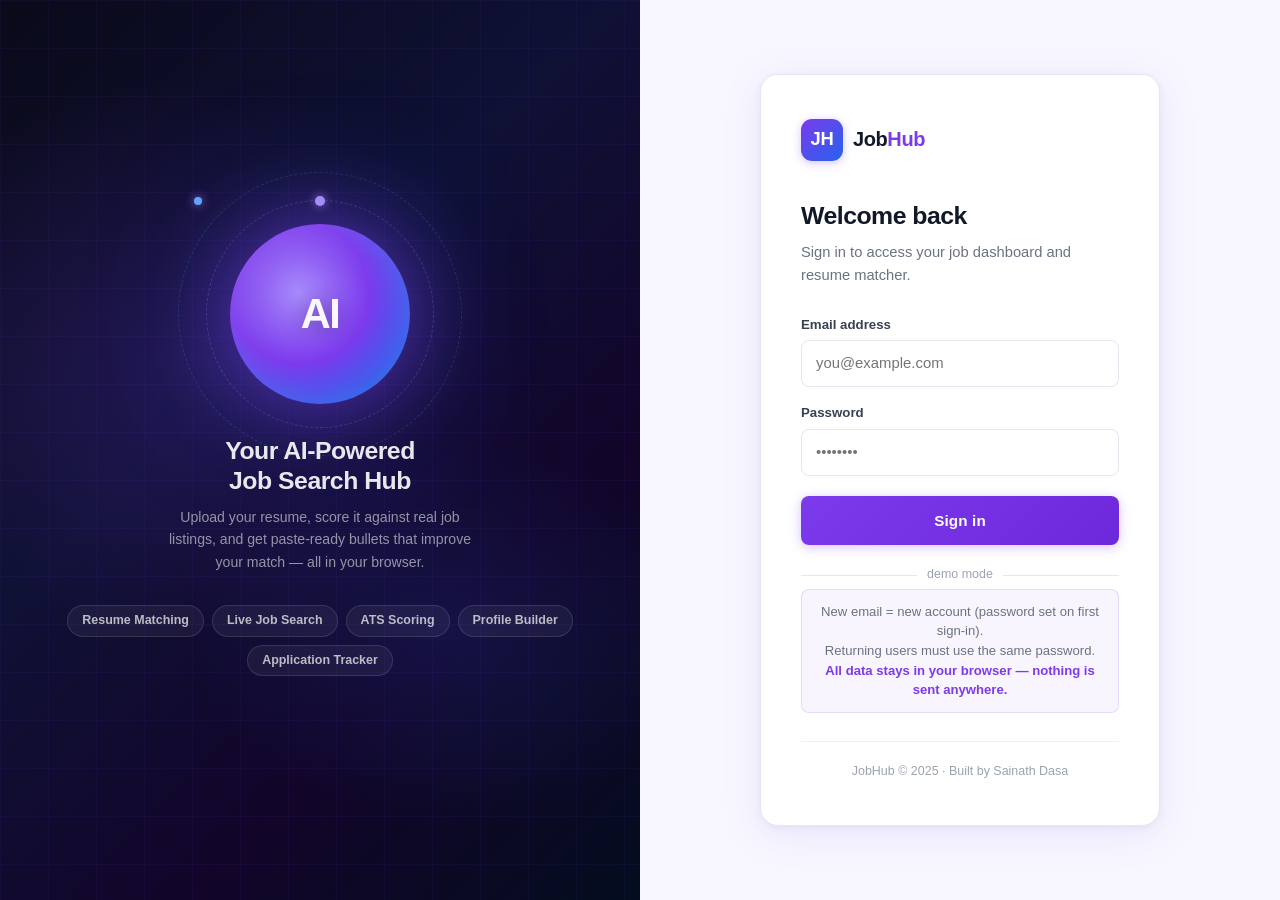
<file: index.html>
<!DOCTYPE html>
<html lang="en">
<head>
  <meta charset="UTF-8" />
  <meta name="viewport" content="width=device-width, initial-scale=1.0" />
  <title>Sainath Dasa — Software Engineer</title>
  <meta name="description" content="Portfolio, resume, and project showcase." />
  <link rel="stylesheet" href="css/styles.css" />
  <style>
    /* ---- Immersive hero ---- */
    .about-hero {
      position: relative; overflow: hidden;
      min-height: 380px;
      display: flex; align-items: center;
      background: linear-gradient(135deg, #060810 0%, #0d1829 35%, #091f14 65%, #10081e 100%);
      background-size: 500% 500%;
      animation: heroShift 18s ease infinite;
    }
    @keyframes heroShift {
      0%   { background-position: 0% 50%; }
      50%  { background-position: 100% 50%; }
      100% { background-position: 0% 50%; }
    }
    /* Floating orbs */
    .about-hero::before {
      content: '';
      position: absolute; inset: 0; pointer-events: none;
      background:
        radial-gradient(ellipse 480px 320px at 15% 60%, rgba(110,168,254,0.10) 0%, transparent 70%),
        radial-gradient(ellipse 360px 240px at 80% 25%, rgba(123,227,181,0.08) 0%, transparent 65%),
        radial-gradient(ellipse 260px 180px at 55% 85%, rgba(167,139,250,0.06) 0%, transparent 60%);
    }
    /* Floating particles (CSS only) */
    .particle-field {
      position: absolute; inset: 0; overflow: hidden; pointer-events: none;
    }
    .particle-field span {
      position: absolute; border-radius: 50%;
      background: rgba(110,168,254,0.18);
      animation: floatUp linear infinite;
    }
    @keyframes floatUp {
      0%   { transform: translateY(0) scale(1); opacity: 0; }
      20%  { opacity: 1; }
      80%  { opacity: 0.4; }
      100% { transform: translateY(-260px) scale(0.3); opacity: 0; }
    }

    .hero-content {
      position: relative; z-index: 2;
      max-width: 820px; margin: 0 auto; padding: 60px 24px 52px;
      display: flex; gap: 36px; align-items: center;
    }

    /* Glass profile card */
    .hero-card {
      background: rgba(255,255,255,0.05);
      border: 1px solid rgba(255,255,255,0.1);
      border-radius: 18px;
      padding: 32px 36px;
      -webkit-backdrop-filter: blur(16px);
      backdrop-filter: blur(16px);
      flex: 1;
      box-shadow: 0 8px 40px rgba(0,0,0,0.35), inset 0 1px 0 rgba(255,255,255,0.08);
    }

    .hero-badge {
      display: inline-flex; align-items: center; gap: 7px;
      padding: 5px 14px; border-radius: 999px;
      font-size: 0.75rem; font-weight: 700; letter-spacing: 0.05em;
      background: rgba(123,227,181,0.12);
      border: 1px solid rgba(123,227,181,0.35);
      color: #7be3b5; margin-bottom: 16px;
    }
    .hero-badge .pulse {
      width: 7px; height: 7px; border-radius: 50%;
      background: #7be3b5; animation: blink 2s infinite;
    }
    @keyframes blink { 0%,100%{opacity:1} 50%{opacity:0.2} }

    .hero-role {
      font-size: 0.88rem; color: rgba(255,255,255,0.45);
      text-transform: uppercase; letter-spacing: 0.12em; font-weight: 600;
      margin: 0 0 8px;
    }
    .hero-name {
      font-size: 2.8rem; font-weight: 800; letter-spacing: -0.03em;
      color: #fff; margin: 0 0 10px; line-height: 1.05;
    }
    .hero-tagline {
      font-size: 1rem; color: rgba(255,255,255,0.6);
      margin: 0 0 6px; line-height: 1.6; max-width: 480px;
    }
    .hero-location {
      font-size: 0.85rem; color: rgba(255,255,255,0.38);
      margin: 0 0 24px;
    }
    .hero-actions { display: flex; flex-wrap: wrap; gap: 8px; }
    .hero-link {
      display: inline-flex; align-items: center; gap: 6px;
      padding: 9px 18px; border-radius: var(--radius-sm);
      border: 1px solid rgba(255,255,255,0.15);
      font-size: 0.88rem; font-weight: 600; color: rgba(255,255,255,0.85);
      background: rgba(255,255,255,0.06);
      text-decoration: none;
      transition: background 0.15s, border-color 0.15s;
    }
    .hero-link:hover { background: rgba(255,255,255,0.12); border-color: rgba(255,255,255,0.3); text-decoration: none; color: #fff; }
    .hero-link.primary { background: var(--accent); border-color: var(--accent); color: #fff; }
    .hero-link.primary:hover { filter: brightness(1.12); }

    /* Avatar initials ring */
    .hero-avatar-wrap { flex-shrink: 0; }
    .hero-avatar {
      width: 110px; height: 110px; border-radius: 50%;
      background: linear-gradient(135deg, rgba(110,168,254,0.25), rgba(123,227,181,0.25));
      border: 2px solid rgba(255,255,255,0.15);
      display: flex; align-items: center; justify-content: center;
      font-size: 2.4rem; font-weight: 800; color: rgba(255,255,255,0.9);
      letter-spacing: -0.02em;
      box-shadow: 0 0 40px rgba(110,168,254,0.18);
    }

    /* Dark page background */
    body { background: #080c16; }

    /* Sections */
    .about-body { max-width: 820px; margin: 0 auto; padding: 0 24px 60px; }
    .about-section { padding: 36px 0; border-top: 1px solid var(--border); }
    .about-section:first-child { border-top: none; padding-top: 40px; }
    .about-section-head {
      display: flex; align-items: center; gap: 10px; margin-bottom: 20px;
    }
    .about-section-head h2 { margin: 0; font-size: 1.25rem; letter-spacing: -0.01em; }
    .section-bar { width: 4px; height: 22px; border-radius: 2px; flex-shrink: 0; }
    .bar-blue { background: var(--accent); }
    .bar-green { background: var(--accent-2); }
    .bar-purple { background: #a78bfa; }
    .bar-orange { background: var(--warn); }

    /* Skills grid */
    .skills-grid { display: flex; flex-direction: column; gap: 12px; }
    .skill-row {
      display: flex; align-items: flex-start; gap: 16px;
      background: var(--surface); border: 1px solid var(--border);
      border-radius: var(--radius-sm); padding: 12px 16px;
    }
    .skill-row-label {
      font-size: 0.75rem; color: var(--muted); font-weight: 700;
      text-transform: uppercase; letter-spacing: 0.06em;
      min-width: 80px; padding-top: 2px;
    }
    .skill-chips { display: flex; flex-wrap: wrap; gap: 6px; }

    /* Experience timeline */
    .exp-item {
      position: relative; padding-left: 20px; margin-bottom: 28px;
    }
    .exp-item::before {
      content: '';
      position: absolute; left: 0; top: 6px;
      width: 8px; height: 8px; border-radius: 50%;
      background: var(--accent); border: 2px solid var(--border);
    }
    .exp-item::after {
      content: '';
      position: absolute; left: 3px; top: 18px; bottom: -22px;
      width: 2px; background: var(--border);
    }
    .exp-item:last-child::after { display: none; }
    .exp-role { font-weight: 700; font-size: 1rem; margin: 0 0 2px; }
    .exp-meta { font-size: 0.85rem; color: var(--muted); margin: 0 0 10px; }
    .exp-bullets { padding-left: 16px; margin: 0; }
    .exp-bullets li { margin-bottom: 5px; font-size: 0.92rem; color: var(--text); }

    /* Project cards */
    .project-grid { display: grid; grid-template-columns: repeat(auto-fit, minmax(280px, 1fr)); gap: 14px; }
    .project-card {
      background: var(--surface); border: 1px solid var(--border);
      border-radius: var(--radius); padding: 20px;
      transition: border-color 0.15s, transform 0.1s;
    }
    .project-card:hover { border-color: var(--accent); transform: translateY(-2px); }
    .edu-card { margin-bottom: 10px; }
    .about-summary { line-height: 1.7; font-size: 1rem; max-width: 640px; }
    .project-name { font-weight: 700; font-size: 1rem; margin: 0 0 6px; }
    .project-name a { color: var(--text); }
    .project-name a:hover { color: var(--accent); }
    .project-desc { font-size: 0.9rem; color: var(--muted); margin: 0 0 12px; }

    @media (max-width: 680px) {
      .hero-content { flex-direction: column; gap: 24px; padding: 40px 16px 36px; }
      .hero-avatar { width: 80px; height: 80px; font-size: 1.8rem; }
      .hero-name { font-size: 2rem; }
      .about-body { padding: 0 16px 48px; }
    }

    /* ---- Dark-page overrides: all body text must be light ---- */
    /* The page body is #080c16 but CSS vars default to light-mode colors. */
    .about-body { color: #d4d8e2; }
    .about-section-head h2 { color: #e8eaf0; }
    .about-section { border-top-color: rgba(255,255,255,0.08); }
    .about-summary { color: rgba(255,255,255,0.75); }

    /* Skills rows on dark background */
    .skill-row { background: rgba(255,255,255,0.04) !important; border-color: rgba(255,255,255,0.10) !important; }
    .skill-row-label { color: rgba(255,255,255,0.45) !important; }
    .chip { background: rgba(124,58,237,0.18) !important; border-color: rgba(124,58,237,0.35) !important; color: #c4b5fd !important; }

    /* Experience timeline */
    .exp-role { color: #e8eaf0 !important; }
    .exp-meta { color: rgba(255,255,255,0.48) !important; }
    .exp-bullets li { color: rgba(255,255,255,0.75) !important; }
    .exp-item::before { background: #7c3aed !important; border-color: rgba(255,255,255,0.15) !important; }
    .exp-item::after { background: rgba(255,255,255,0.12) !important; }

    /* Project cards */
    .project-card { background: rgba(255,255,255,0.04) !important; border-color: rgba(255,255,255,0.10) !important; }
    .project-card:hover { border-color: rgba(124,58,237,0.6) !important; }
    .project-name, .project-name a { color: #e8eaf0 !important; }
    .project-name a:hover { color: #a78bfa !important; }
    .project-desc { color: rgba(255,255,255,0.55) !important; }

    /* Education cards */
    .card { background: rgba(255,255,255,0.04) !important; border: 1px solid rgba(255,255,255,0.10) !important; }
    .card-title { color: #e8eaf0 !important; }
    .card-sub { color: rgba(255,255,255,0.5) !important; }

    /* General muted text */
    .about-body .muted { color: rgba(255,255,255,0.45) !important; }
  </style>
</head>
<body>
  <script>
    (function() { if (!localStorage.getItem('jh_auth')) window.location.replace('login.html'); })();
  </script>
  <nav class="nav">
    <div class="nav-inner">
      <a href="index.html" class="nav-brand"><span class="dot"></span><span id="brand-name">Portfolio</span></a>
      <div class="nav-links">
        <a href="index.html" class="active">About</a>
        <a href="jobs.html">Jobs</a>
        <a href="matcher.html">Matcher</a>
        <a href="profile.html">Profile</a>
      </div>
      <div class="nav-right">
        <div class="nav-user">
          <div class="nav-user-avatar" id="nav-avatar">SD</div>
          <span id="nav-email"></span>
        </div>
        <button type="button" class="nav-logout" id="nav-logout">Sign out</button>
      </div>
    </div>
  </nav>

  <!-- Immersive hero -->
  <div class="about-hero" id="about-hero">
    <div class="particle-field" id="particle-field"></div>
    <div class="hero-content">
      <div class="hero-avatar-wrap">
        <div class="hero-avatar" id="hero-avatar">SD</div>
      </div>
      <div class="hero-card">
        <div class="hero-badge"><span class="pulse"></span>Open to Opportunities</div>
        <p class="hero-role" id="hero-role">Software Engineer</p>
        <h1 class="hero-name" id="hero-name"></h1>
        <p class="hero-tagline" id="hero-tagline"></p>
        <p class="hero-location" id="hero-location"></p>
        <div class="hero-actions" id="hero-actions"></div>
      </div>
    </div>
  </div>

  <!-- Body sections -->
  <div class="about-body">

    <div class="about-section" id="summary-section">
      <div class="about-section-head">
        <div class="section-bar bar-blue"></div>
        <h2>Summary</h2>
      </div>
      <p id="summary-body" class="muted about-summary"></p>
    </div>

    <div class="about-section" id="skills-section">
      <div class="about-section-head">
        <div class="section-bar bar-green"></div>
        <h2>Skills</h2>
      </div>
      <div class="skills-grid" id="skills-body"></div>
    </div>

    <div class="about-section" id="experience-section">
      <div class="about-section-head">
        <div class="section-bar bar-orange"></div>
        <h2>Experience</h2>
      </div>
      <div id="experience-body"></div>
    </div>

    <div class="about-section" id="projects-section">
      <div class="about-section-head">
        <div class="section-bar bar-purple"></div>
        <h2>Projects</h2>
      </div>
      <div class="project-grid" id="projects-body"></div>
    </div>

    <div class="about-section" id="education-section">
      <div class="about-section-head">
        <div class="section-bar bar-blue"></div>
        <h2>Education</h2>
      </div>
      <div id="education-body"></div>
    </div>

    <div class="about-section" id="certifications-section">
      <div class="about-section-head">
        <div class="section-bar bar-green"></div>
        <h2>Certifications</h2>
      </div>
      <div id="certifications-body"></div>
    </div>

  </div>

  <footer class="footer">
    Built with static HTML + JSON · <a href="jobs.html">See today's jobs →</a>
  </footer>

  <script type="module">
    import { loadResume, escapeHtml, markActiveNav } from './js/common.js';

    // Hash-based gradient for project cards — deterministic, no API needed
    function projectGradient(title) {
      const palettes = [
        ['#0d1f3c','#1a3a5c'],   // deep blue
        ['#1a0d2e','#2d1b4e'],   // deep purple
        ['#0d2e1a','#1a4e2d'],   // deep green
        ['#2e1a0d','#4e2d1a'],   // deep amber
        ['#2e0d1a','#4e1a2d'],   // deep rose
        ['#0d2e2e','#1a4e4e'],   // deep teal
        ['#1a1a0d','#2d2d1a'],   // deep olive
        ['#2e0d2e','#4e1a4e'],   // deep magenta
      ];
      let h = 0;
      for (let i = 0; i < title.length; i++) h = (h * 31 + title.charCodeAt(i)) >>> 0;
      const [a, b] = palettes[h % palettes.length];
      return `linear-gradient(135deg, ${a} 0%, ${b} 100%)`;
    }

    // Auth UI
    const auth = JSON.parse(localStorage.getItem('jh_auth') || '{}');
    document.getElementById('nav-avatar').textContent = auth.initials || 'SD';
    document.getElementById('nav-email').textContent = auth.email || '';
    document.getElementById('nav-logout').addEventListener('click', () => {
      localStorage.removeItem('jh_auth');
      window.location.replace('login.html');
    });

    markActiveNav();

    // Spawn floating particles
    function spawnParticles() {
      const field = document.getElementById('particle-field');
      const sizes = [4, 6, 8, 5, 7, 3, 10];
      const delays = [0, 2, 4, 6, 8, 10, 12, 14, 1, 3, 5, 7];
      const durations = [8, 12, 16, 10, 14, 9, 11];
      for (let i = 0; i < 14; i++) {
        const s = document.createElement('span');
        const sz = sizes[i % sizes.length];
        s.style.cssText = `
          width:${sz}px; height:${sz}px;
          left:${5 + Math.random() * 90}%;
          bottom:${-sz}px;
          animation-duration:${durations[i % durations.length]}s;
          animation-delay:${delays[i % delays.length]}s;
          opacity:0;
        `;
        field.appendChild(s);
      }
    }
    spawnParticles();

    (async () => {
      try {
        const r = await loadResume();
        document.title = `${r.name} — ${r.title}`;
        document.getElementById('brand-name').textContent = r.name;

        const initials = (r.name || 'SD').split(' ').map(w => w[0]).join('').slice(0, 2).toUpperCase();
        document.getElementById('hero-avatar').textContent = initials;
        document.getElementById('hero-name').textContent = r.name;
        document.getElementById('hero-role').textContent = r.title || '';
        document.getElementById('hero-tagline').textContent = r.tagline || r.summary?.slice(0, 120) || '';
        document.getElementById('hero-location').textContent = r.location || '';

        const actions = [];
        if (r.links?.linkedin) actions.push(`<a class="hero-link primary" href="${escapeHtml(r.links.linkedin)}" target="_blank" rel="noopener">LinkedIn ↗</a>`);
        if (r.links?.github) actions.push(`<a class="hero-link" href="${escapeHtml(r.links.github)}" target="_blank" rel="noopener">GitHub ↗</a>`);
        if (r.email) actions.push(`<a class="hero-link" href="mailto:${escapeHtml(r.email)}">${escapeHtml(r.email)}</a>`);
        if (r.links?.resume_pdf) actions.push(`<a class="hero-link" href="${escapeHtml(r.links.resume_pdf)}" target="_blank" rel="noopener">Resume PDF</a>`);
        document.getElementById('hero-actions').innerHTML = actions.join('');

        document.getElementById('summary-body').textContent = r.summary || '';

        const skillsEl = document.getElementById('skills-body');
        const SKILL_LABELS = { languages:'Languages', frameworks:'Frameworks', cloud:'Cloud / DevOps', databases:'Databases', tools:'Tools', other:'Other' };
        const groups = Object.entries(r.skills || {}).filter(([, list]) => Array.isArray(list) && list.length);
        skillsEl.innerHTML = groups.map(([group, list]) => `
          <div class="skill-row">
            <div class="skill-row-label">${escapeHtml(SKILL_LABELS[group] || group)}</div>
            <div class="skill-chips">
              ${list.map(s => `<span class="chip">${escapeHtml(s)}</span>`).join('')}
            </div>
          </div>`).join('') || '<p class="muted">No skills listed.</p>';

        const expEl = document.getElementById('experience-body');
        expEl.innerHTML = (r.experience || []).map(e => `
          <div class="exp-item">
            <p class="exp-role">${escapeHtml(e.role || '')} <span class="muted">· ${escapeHtml(e.company || '')}</span></p>
            <p class="exp-meta">${escapeHtml(e.location || '')} · ${escapeHtml(e.start || '')} – ${escapeHtml(e.end || '')}</p>
            <ul class="exp-bullets">
              ${(e.bullets || []).map(b => `<li>${escapeHtml(b)}</li>`).join('')}
            </ul>
          </div>`).join('') || '<p class="muted">No experience listed yet.</p>';

        const projEl = document.getElementById('projects-body');
        projEl.innerHTML = (r.projects || []).map(p => {
          const title = p.title || p.name || '';
          const url   = p.url   || p.link || '';
          const techChips = Array.isArray(p.tech)
            ? p.tech.map(t => `<span class="chip">${escapeHtml(t)}</span>`).join('')
            : (p.tech ? `<span class="chip">${escapeHtml(p.tech)}</span>` : '');
          const grad = projectGradient(title);
          return `<div class="project-card" style="background:${grad};border-color:rgba(255,255,255,0.12)!important;">
            <p class="project-name">
              ${url ? `<a href="${escapeHtml(url)}" target="_blank" rel="noopener">${escapeHtml(title)}</a>` : escapeHtml(title)}
            </p>
            <p class="project-desc">${escapeHtml(p.description || '')}</p>
            <div class="chip-row">${techChips}</div>
          </div>`;
        }).join('') || '<p class="muted">No projects listed.</p>';

        const eduEl = document.getElementById('education-body');
        eduEl.innerHTML = (r.education || []).map(ed => `
          <div class="card edu-card">
            <p class="card-title">${escapeHtml(ed.degree || '')}</p>
            <p class="card-sub">${escapeHtml(ed.school || '')} · ${escapeHtml(ed.location || '')} · ${escapeHtml(ed.year || '')}</p>
          </div>`).join('') || '<p class="muted">No education listed.</p>';

        const certEl = document.getElementById('certifications-body');
        const certs = r.certifications || [];
        if (certs.length) {
          certEl.innerHTML = `<div class="skill-chips">` +
            certs.map(c => `<span class="chip" title="${escapeHtml(c.issuer || '')} ${escapeHtml(c.year || '')}">${escapeHtml(c.name || '')}</span>`).join('') +
            `</div>`;
        } else {
          document.getElementById('certifications-section').style.display = 'none';
        }

        // If the profile is blank (new user), hide all sections and show setup CTA
        const isBlank = !r.name && !r.title && !r.summary;
        if (isBlank) {
          document.getElementById('hero-name').textContent = auth.email?.split('@')[0] || 'Welcome';
          document.getElementById('hero-tagline').textContent = 'Your profile is empty. Upload your resume in Profile to populate this page automatically.';
          document.getElementById('hero-actions').innerHTML =
            `<a class="hero-link primary" href="profile.html">Set up your profile →</a>
             <a class="hero-link" href="matcher.html">Go to Matcher</a>`;
          ['summary-section','skills-section','experience-section','projects-section','education-section','certifications-section']
            .forEach(id => { document.getElementById(id).style.display = 'none'; });
        }

      } catch (err) {
        console.error(err);
        document.getElementById('hero-tagline').textContent = 'Could not load profile — go to Profile to set up your info.';
      }
    })();
  </script>
</body>
</html>
</file>
<file: css/styles.css>
/* ---------- Design tokens — Light professional theme ---------- */
:root {
  --bg: #f4f6fb;
  --surface: #ffffff;
  --surface-2: #f3f4f8;
  --border: #e4e7f0;
  --text: #111827;
  --muted: #6b7280;
  --accent: #7c3aed;        /* purple primary */
  --accent-hover: #6d28d9;
  --accent-2: #2563eb;      /* blue secondary */
  --accent-2-hover: #1d4ed8;
  --warn: #d97706;
  --danger: #dc2626;
  --success: #059669;
  --radius: 10px;
  --radius-sm: 6px;
  --shadow: 0 1px 4px rgba(0,0,0,0.07), 0 4px 16px rgba(0,0,0,0.05);
  --shadow-lg: 0 8px 32px rgba(0,0,0,0.10);
  --mono: ui-monospace, SFMono-Regular, Menlo, Consolas, monospace;
  --sans: -apple-system, BlinkMacSystemFont, "Segoe UI", Roboto, "Helvetica Neue", Arial, sans-serif;
}

/* ---------- Base ---------- */
* { box-sizing: border-box; }
html, body { margin: 0; padding: 0; }
body {
  font-family: var(--sans);
  background: var(--bg);
  color: var(--text);
  line-height: 1.55;
  -webkit-font-smoothing: antialiased;
}
a { color: var(--accent); text-decoration: none; }
a:hover { text-decoration: underline; }
code { font-family: var(--mono); background: var(--surface-2); padding: 1px 5px; border-radius: 4px; font-size: 0.9em; }

/* ---------- Layout ---------- */
.container { max-width: 1140px; margin: 0 auto; padding: 0 24px; }
.container-narrow { max-width: 860px; margin: 0 auto; padding: 0 24px; }

/* ---------- Top nav ---------- */
.nav {
  background: var(--surface);
  border-bottom: 1px solid var(--border);
  position: sticky; top: 0; z-index: 100;
  box-shadow: 0 1px 3px rgba(0,0,0,0.06);
}
.nav-inner {
  display: flex; align-items: center; justify-content: space-between;
  padding: 0 24px; max-width: 1140px; margin: 0 auto; height: 56px;
}
.nav-brand {
  font-weight: 800; font-size: 1.1rem; color: var(--accent);
  display: flex; align-items: center; gap: 8px; letter-spacing: -0.01em;
}
.nav-brand .dot { width: 9px; height: 9px; border-radius: 50%; background: var(--accent); }
.nav-links { display: flex; gap: 2px; }
.nav-links a {
  color: var(--muted); padding: 8px 14px; border-radius: var(--radius-sm);
  font-size: 0.9rem; font-weight: 500;
}
.nav-links a:hover { background: var(--surface-2); color: var(--text); text-decoration: none; }
.nav-links a.active { color: var(--accent); background: rgba(124,58,237,0.07); font-weight: 600; }
.nav-right { display: flex; align-items: center; gap: 10px; }
.nav-user {
  display: flex; align-items: center; gap: 8px;
  font-size: 0.85rem; color: var(--muted);
}
.nav-user-avatar {
  width: 32px; height: 32px; border-radius: 50%;
  background: linear-gradient(135deg, var(--accent), var(--accent-2));
  display: flex; align-items: center; justify-content: center;
  font-size: 0.75rem; font-weight: 700; color: #fff;
}
.nav-logout {
  font-size: 0.82rem; color: var(--muted); padding: 6px 12px;
  border: 1px solid var(--border); border-radius: var(--radius-sm);
  background: var(--surface); cursor: pointer;
  transition: border-color 0.15s, color 0.15s;
}
.nav-logout:hover { border-color: var(--danger); color: var(--danger); text-decoration: none; }

/* ---------- Buttons ---------- */
.btn {
  display: inline-flex; align-items: center; gap: 6px;
  background: var(--accent); color: #fff;
  padding: 9px 18px; border-radius: var(--radius-sm);
  border: none; cursor: pointer; font-weight: 600; font-size: 0.9rem;
  transition: background 0.15s, transform 0.05s;
  font-family: var(--sans);
}
.btn:hover { background: var(--accent-hover); text-decoration: none; color: #fff; }
.btn:active { transform: translateY(1px); }
.btn-blue { background: var(--accent-2); }
.btn-blue:hover { background: var(--accent-2-hover); }
.btn-ghost {
  background: transparent; color: var(--text);
  border: 1px solid var(--border);
}
.btn-ghost:hover { background: var(--surface-2); color: var(--text); text-decoration: none; }
.btn-outline-purple {
  background: transparent; color: var(--accent);
  border: 1.5px solid var(--accent); font-weight: 600;
}
.btn-outline-purple:hover { background: rgba(124,58,237,0.06); text-decoration: none; color: var(--accent); }
.btn-sm { padding: 6px 12px; font-size: 0.82rem; }
.btn-icon {
  display: inline-flex; align-items: center; justify-content: center;
  width: 32px; height: 32px; border-radius: var(--radius-sm);
  border: 1px solid var(--border); background: var(--surface);
  color: var(--muted); cursor: pointer; font-size: 0.9rem;
  transition: border-color 0.15s, color 0.15s, background 0.15s;
}
.btn-icon:hover { border-color: var(--accent); color: var(--accent); background: rgba(124,58,237,0.05); text-decoration: none; }
.btn-icon.danger:hover { border-color: var(--danger); color: var(--danger); background: rgba(220,38,38,0.05); }

/* ---------- Section ---------- */
.section { padding: 40px 0; border-top: 1px solid var(--border); }
.section h2 { font-size: 1.4rem; margin: 0 0 20px; letter-spacing: -0.01em; }

/* ---------- Cards / grid ---------- */
.card {
  background: var(--surface);
  border: 1px solid var(--border);
  border-radius: var(--radius);
  padding: 20px;
  margin-bottom: 12px;
  box-shadow: var(--shadow);
}
.card:hover { border-color: #c4b5fd; }
.card .card-head { display: flex; justify-content: space-between; align-items: flex-start; gap: 12px; margin-bottom: 8px; }
.card .card-title { font-weight: 600; font-size: 1.02rem; margin: 0; }
.card .card-sub { color: var(--muted); font-size: 0.88rem; margin: 4px 0 0; }
.card .card-body { color: var(--text); font-size: 0.95rem; }
.card ul { padding-left: 18px; margin: 8px 0; }
.card li { margin-bottom: 4px; }
.grid-2 { display: grid; grid-template-columns: repeat(auto-fit, minmax(280px, 1fr)); gap: 14px; }

/* ---------- Skill chips ---------- */
.chip-row { display: flex; flex-wrap: wrap; gap: 6px; margin: 6px 0; }
.chip {
  display: inline-block; padding: 3px 10px;
  background: var(--surface-2); border: 1px solid var(--border);
  border-radius: 999px; font-size: 0.8rem; color: var(--text);
}
.chip.accent { background: rgba(124,58,237,0.08); border-color: #c4b5fd; color: var(--accent); }
.chip.missing { background: rgba(217,119,6,0.08); border-color: #fcd34d; color: var(--warn); }
.chip.matched { background: rgba(5,150,105,0.08); border-color: #6ee7b7; color: var(--success); }
.skill-group { margin-bottom: 10px; }
.skill-group-label { color: var(--muted); font-size: 0.78rem; text-transform: uppercase; letter-spacing: 0.06em; margin-bottom: 4px; }

/* ---------- Job cards (kept for matcher page) ---------- */
.job-card {
  background: var(--surface); border: 1px solid var(--border);
  border-radius: var(--radius); padding: 18px; margin-bottom: 10px;
  box-shadow: var(--shadow);
}
.job-head { display: flex; justify-content: space-between; align-items: flex-start; gap: 14px; }
.job-title { font-weight: 700; font-size: 1.02rem; margin: 0; }
.job-title a { color: var(--text); }
.job-title a:hover { color: var(--accent); }
.job-meta { color: var(--muted); font-size: 0.85rem; margin: 2px 0 10px; display: flex; align-items: center; flex-wrap: wrap; gap: 6px; }
.job-meta .source-badge {
  display: inline-block; background: var(--surface-2);
  border: 1px solid var(--border);
  padding: 1px 8px; border-radius: 4px; font-size: 0.72rem;
}
.job-desc {
  font-size: 0.88rem; color: var(--muted); max-height: 80px; overflow: hidden;
  -webkit-mask-image: linear-gradient(to bottom, black 55%, transparent 100%);
  mask-image: linear-gradient(to bottom, black 55%, transparent 100%);
}

/* ---------- Score circle ---------- */
.score {
  display: inline-flex; align-items: center; justify-content: center;
  min-width: 56px; height: 56px; border-radius: 50%;
  font-weight: 700; font-size: 1rem;
  border: 2.5px solid var(--border); flex-shrink: 0;
}
.score.high { color: var(--success); border-color: var(--success); background: rgba(5,150,105,0.06); }
.score.mid  { color: var(--warn);    border-color: var(--warn);    background: rgba(217,119,6,0.06); }
.score.low  { color: var(--danger);  border-color: var(--danger);  background: rgba(220,38,38,0.06); }

/* ---------- Professional table for jobs ---------- */
.jobs-panel {
  background: var(--surface); border: 1px solid var(--border);
  border-radius: var(--radius); box-shadow: var(--shadow);
  overflow: hidden;
}
.jobs-table-wrap { overflow-x: auto; }
.jobs-table {
  width: 100%; border-collapse: collapse; font-size: 0.88rem;
}
.jobs-table thead tr {
  border-bottom: 1px solid var(--border);
  background: var(--surface-2);
}
.jobs-table th {
  text-align: left; padding: 10px 14px;
  font-size: 0.72rem; font-weight: 700; color: var(--muted);
  text-transform: uppercase; letter-spacing: 0.07em;
  white-space: nowrap;
}
.jobs-table td {
  padding: 12px 14px; border-bottom: 1px solid var(--border);
  vertical-align: middle;
}
.jobs-table tbody tr:last-child td { border-bottom: none; }
.jobs-table tbody tr:hover td { background: rgba(124,58,237,0.025); }
.jobs-table .td-company { font-weight: 700; font-size: 0.92rem; white-space: nowrap; }
.jobs-table .td-position { max-width: 260px; }
.jobs-table .td-location { color: var(--muted); white-space: nowrap; }
.jobs-table .td-source .source-badge { font-size: 0.72rem; }
.jobs-table .td-date { color: var(--muted); white-space: nowrap; font-size: 0.82rem; }
.jobs-table .td-score { white-space: nowrap; }
.jobs-table .td-actions {
  display: flex; align-items: center; gap: 6px; flex-wrap: nowrap;
  white-space: nowrap;
}
.jobs-table-empty {
  padding: 48px 24px; text-align: center; color: var(--muted);
}

/* Score inline pill */
.score-pill {
  display: inline-flex; align-items: center; justify-content: center;
  padding: 3px 10px; border-radius: 999px; font-size: 0.78rem; font-weight: 700;
  border: 1.5px solid var(--border); white-space: nowrap;
}
.score-pill.high { color: var(--success); border-color: var(--success); background: rgba(5,150,105,0.07); }
.score-pill.mid  { color: var(--warn);    border-color: var(--warn);    background: rgba(217,119,6,0.07); }
.score-pill.low  { color: var(--danger);  border-color: var(--danger);  background: rgba(220,38,38,0.07); }

/* ---------- Tabs ---------- */
.tab-bar {
  display: flex; gap: 4px; padding: 14px 20px 0;
  border-bottom: 1px solid var(--border);
  background: var(--surface); border-radius: var(--radius) var(--radius) 0 0;
}
.tab-btn {
  padding: 8px 16px; border: none; background: none; cursor: pointer;
  font: inherit; font-size: 0.88rem; font-weight: 500;
  color: var(--muted); border-bottom: 2px solid transparent;
  margin-bottom: -1px; transition: color 0.15s, border-color 0.15s;
  border-radius: var(--radius-sm) var(--radius-sm) 0 0;
}
.tab-btn:hover { color: var(--text); }
.tab-btn.active { color: var(--accent); border-bottom-color: var(--accent); font-weight: 600; }

/* ---------- Filters bar ---------- */
.filters {
  background: var(--surface-2);
  border-bottom: 1px solid var(--border);
  padding: 12px 20px;
  display: flex; flex-wrap: wrap; gap: 10px; align-items: center;
}
.filters label { color: var(--muted); font-size: 0.85rem; }
.filter-search {
  display: flex; align-items: center; gap: 8px;
  background: var(--surface); border: 1px solid var(--border);
  border-radius: var(--radius-sm); padding: 7px 12px;
  flex: 1; min-width: 220px; max-width: 340px;
}
.filter-search svg { color: var(--muted); flex-shrink: 0; }
.filter-search input {
  border: none; outline: none; background: none;
  font: inherit; font-size: 0.88rem; color: var(--text); width: 100%;
}
.filter-search input::placeholder { color: var(--muted); }
.filters select {
  background: var(--surface); border: 1px solid var(--border);
  border-radius: var(--radius-sm); color: var(--text);
  padding: 7px 10px; font: inherit; font-size: 0.85rem;
}
.filters input[type="text"] {
  background: var(--surface); border: 1px solid var(--border);
  border-radius: var(--radius-sm); color: var(--text);
  padding: 7px 10px; font: inherit; font-size: 0.85rem; min-width: 160px;
}
.filter-check-label {
  display: inline-flex; align-items: center; gap: 6px;
  color: var(--muted); font-size: 0.85rem; cursor: pointer;
}
.filter-check-label input[type="checkbox"] { accent-color: var(--accent); }

/* ---------- Time filter ---------- */
.time-filter-group { display: flex; gap: 4px; }
.time-filter-label { font-size: 0.85rem; color: var(--muted); }
.time-btn {
  padding: 5px 12px; border: 1px solid var(--border); border-radius: var(--radius-sm);
  background: var(--surface); color: var(--muted); font-size: 0.82rem;
  font-weight: 500; cursor: pointer; font-family: var(--sans);
  transition: background 0.12s, border-color 0.12s, color 0.12s;
}
.time-btn:hover { background: var(--surface-2); color: var(--text); border-color: #c4b5fd; }
.time-btn.active { background: var(--accent); border-color: var(--accent); color: #fff; }

/* ---------- Pagination ---------- */
.pagination {
  display: flex; align-items: center; justify-content: space-between;
  padding: 12px 20px; border-top: 1px solid var(--border);
  font-size: 0.82rem; color: var(--muted);
}
.pagination-btns { display: flex; gap: 6px; }
.page-btn {
  padding: 5px 12px; border: 1px solid var(--border); border-radius: var(--radius-sm);
  background: var(--surface); color: var(--muted); font-size: 0.82rem;
  cursor: pointer; font-family: var(--sans);
  transition: background 0.1s, border-color 0.1s;
}
.page-btn:hover:not(:disabled) { border-color: var(--accent); color: var(--accent); background: rgba(124,58,237,0.04); }
.page-btn:disabled { opacity: 0.4; cursor: default; }

/* ---------- Forms / matcher ---------- */
textarea.jd-input {
  width: 100%; min-height: 160px;
  background: var(--surface); border: 1px solid var(--border);
  border-radius: var(--radius); color: var(--text);
  padding: 14px; font-family: var(--sans); font-size: 0.92rem;
  resize: vertical;
}
textarea.jd-input:focus { outline: 2px solid var(--accent); border-color: var(--accent); }

.match-summary {
  display: flex; gap: 20px; align-items: center; flex-wrap: wrap;
  background: var(--surface); border: 1px solid var(--border);
  border-radius: var(--radius); padding: 20px; margin: 20px 0;
  box-shadow: var(--shadow);
}
.match-summary .score { width: 88px; height: 88px; font-size: 1.45rem; border-width: 3px; }
.match-summary .score-details h3 { margin: 0 0 5px; font-size: 1.05rem; }
.match-summary .score-details p { margin: 0; color: var(--muted); font-size: 0.88rem; }

.progress {
  background: var(--surface-2); border: 1px solid var(--border);
  border-radius: 999px; height: 7px; overflow: hidden;
}
.progress > div {
  height: 100%;
  background: linear-gradient(90deg, var(--accent), var(--accent-2));
  transition: width 0.4s ease;
  border-radius: 999px;
}

/* ---------- Misc ---------- */
.muted { color: var(--muted); }
.small { font-size: 0.82rem; }
.inline-list { list-style: none; padding: 0; margin: 0; display: flex; flex-wrap: wrap; gap: 6px; }
.footer { padding: 28px 0; text-align: center; color: var(--muted); font-size: 0.82rem; border-top: 1px solid var(--border); margin-top: 40px; }
.loading { padding: 40px; text-align: center; color: var(--muted); }
.empty { padding: 40px; text-align: center; color: var(--muted); }

/* ---------- Dashboard header ---------- */
.dash-header {
  padding: 28px 0 20px;
  display: flex; align-items: flex-end; justify-content: space-between;
  flex-wrap: wrap; gap: 12px;
}
.dash-header h1 { margin: 0 0 4px; font-size: 1.8rem; font-weight: 800; letter-spacing: -0.02em; color: var(--accent); }
.dash-header .muted { margin: 0; font-size: 0.88rem; }
.dash-header-actions { display: flex; gap: 10px; align-items: center; }
.last-updated { font-size: 0.78rem; color: var(--muted); }

/* ---------- Stat cards ---------- */
.stat-grid {
  display: grid; grid-template-columns: repeat(auto-fit, minmax(140px, 1fr));
  gap: 12px; margin-bottom: 20px;
}
.stat-card {
  background: var(--surface); border: 1px solid var(--border);
  border-top: 3px solid var(--border); border-radius: var(--radius);
  padding: 16px 18px; box-shadow: var(--shadow);
}
.stat-card.accent-blue   { border-top-color: var(--accent-2); }
.stat-card.accent-green  { border-top-color: var(--success); }
.stat-card.accent-warn   { border-top-color: var(--warn); }
.stat-card.accent-purple { border-top-color: var(--accent); }
.stat-card.accent-teal   { border-top-color: #0d9488; }
.stat-number { font-size: 1.9rem; font-weight: 800; letter-spacing: -0.03em; line-height: 1; margin-bottom: 4px; }
.stat-label { font-size: 0.72rem; color: var(--muted); text-transform: uppercase; letter-spacing: 0.05em; font-weight: 600; }

/* ---------- Applied / Mark Applied ---------- */
.btn-apply {
  display: inline-flex; align-items: center; gap: 5px;
  padding: 6px 14px; background: var(--accent); color: #fff;
  border-radius: var(--radius-sm); font-size: 0.82rem; font-weight: 700;
  text-decoration: none; border: none; cursor: pointer;
  transition: background 0.15s; font-family: var(--sans);
}
.btn-apply:hover { background: var(--accent-hover); text-decoration: none; color: #fff; }
.btn-mark-applied {
  display: inline-flex; align-items: center; justify-content: center;
  padding: 5px 14px; background: transparent; color: var(--accent-2);
  border: 1.5px solid var(--accent-2); border-radius: var(--radius-sm);
  font-size: 0.8rem; font-weight: 700; cursor: pointer; white-space: nowrap;
  font-family: var(--sans); transition: background 0.15s, color 0.15s;
}
.btn-mark-applied:hover { background: var(--accent-2); color: #fff; }
.btn-mark-applied.marked {
  background: rgba(5,150,105,0.08); color: var(--success);
  border-color: var(--success);
}
.btn-undo-apply { font-size: 0.75rem; }
.btn-applied {
  display: inline-flex; align-items: center; gap: 4px;
  padding: 5px 12px; background: rgba(5,150,105,0.08);
  border: 1.5px solid var(--success); color: var(--success);
  border-radius: var(--radius-sm); font-size: 0.8rem; font-weight: 700;
}
.applied-date-badge {
  display: inline-flex; align-items: center; gap: 4px;
  padding: 1px 8px; border-radius: 999px; font-size: 0.72rem; font-weight: 600;
  background: rgba(5,150,105,0.08); border: 1px solid var(--success); color: var(--success);
}

/* ---------- Source badge ---------- */
.source-badge {
  display: inline-block; background: var(--surface-2); border: 1px solid var(--border);
  padding: 2px 8px; border-radius: 4px; font-size: 0.72rem; color: var(--muted);
}
.source-badge-live { background: rgba(124,58,237,0.08); border-color: #c4b5fd; color: var(--accent); }

/* ---------- Job corner (cards mode) ---------- */
.job-actions { display: flex; gap: 8px; margin-top: 10px; align-items: center; flex-wrap: wrap; }
.job-card-body { flex: 1; }
.job-card-applied { border-color: var(--success); }
.job-corner { display: flex; flex-direction: column; align-items: center; gap: 8px; flex-shrink: 0; padding-left: 14px; }
.corner-actions { display: flex; flex-direction: column; gap: 5px; align-items: center; min-width: 90px; }
.corner-actions .btn-apply,
.corner-actions .btn-applied { width: 100%; text-align: center; justify-content: center; font-size: 0.78rem; }
.corner-actions .btn-ghost { width: 100%; text-align: center; justify-content: center; font-size: 0.75rem; }
.corner-applied { font-size: 0.75rem; font-weight: 700; color: var(--success); background: rgba(5,150,105,0.08); border: 1px solid var(--success); padding: 4px 10px; border-radius: var(--radius-sm); width: 100%; text-align: center; }
.corner-check { color: var(--muted); }

/* ---------- Applications log ---------- */
.apps-log-section { margin-top: 36px; padding-top: 24px; border-top: 1px solid var(--border); padding-bottom: 48px; }
.apps-clear-btn { margin-left: auto; }
.apps-day-group { margin-bottom: 22px; }
.apps-day-label { font-size: 0.82rem; font-weight: 700; color: var(--text); margin-bottom: 8px; padding-bottom: 6px; border-bottom: 1px solid var(--border); }
.apps-table { width: 100%; border-collapse: collapse; }
.apps-table th {
  text-align: left; font-size: 0.7rem; font-weight: 700; color: var(--muted);
  text-transform: uppercase; letter-spacing: 0.06em; padding: 6px 12px;
  border-bottom: 1px solid var(--border);
}
.apps-table td { padding: 10px 12px; border-bottom: 1px solid var(--border); font-size: 0.85rem; vertical-align: middle; }
.apps-table tr:last-child td { border-bottom: none; }
.apps-table tr:hover td { background: var(--surface-2); }
.btn-remove-app {
  background: none; border: 1px solid var(--border); color: var(--muted);
  border-radius: var(--radius-sm); padding: 3px 8px; font-size: 0.72rem;
  cursor: pointer; font-family: var(--sans);
  transition: border-color 0.15s, color 0.15s;
}
.btn-remove-app:hover { border-color: var(--danger); color: var(--danger); }

/* ---------- Score text colors ---------- */
.score-high { color: var(--success); font-weight: 700; }
.score-mid  { color: var(--warn);    font-weight: 700; }
.score-low  { color: var(--danger);  font-weight: 700; }

/* ---------- Section header ---------- */
.section-header { display: flex; align-items: center; gap: 10px; margin-bottom: 18px; }
.section-header h2 { margin: 0; font-size: 1.3rem; letter-spacing: -0.01em; }
.section-dot { width: 4px; height: 20px; border-radius: 2px; background: var(--accent); flex-shrink: 0; }
.section-dot-green { background: var(--success); }

/* ---------- Login page ---------- */
.login-page {
  min-height: 100vh; display: flex; align-items: center; justify-content: center;
  background: linear-gradient(135deg, #f4f6fb 0%, #ede9fe 50%, #e0f2fe 100%);
  padding: 24px;
}
.login-card {
  background: var(--surface); border: 1px solid var(--border);
  border-radius: 16px; padding: 48px 44px;
  width: 100%; max-width: 420px;
  box-shadow: 0 8px 40px rgba(124,58,237,0.10), 0 1px 4px rgba(0,0,0,0.06);
}
.login-brand {
  display: flex; align-items: center; gap: 10px; margin-bottom: 32px;
}
.login-logo {
  width: 40px; height: 40px; border-radius: 10px;
  background: linear-gradient(135deg, var(--accent), var(--accent-2));
  display: flex; align-items: center; justify-content: center;
  font-weight: 900; font-size: 1.1rem; color: #fff; letter-spacing: -0.02em;
}
.login-brand-name { font-size: 1.2rem; font-weight: 800; color: var(--text); letter-spacing: -0.01em; }
.login-card h2 { margin: 0 0 6px; font-size: 1.55rem; font-weight: 800; letter-spacing: -0.02em; }
.login-card > p { margin: 0 0 28px; color: var(--muted); font-size: 0.92rem; }
.login-form { display: flex; flex-direction: column; gap: 14px; }
.login-field { display: flex; flex-direction: column; gap: 5px; }
.login-field label { font-size: 0.82rem; font-weight: 600; color: var(--text); }
.login-field input {
  padding: 10px 14px; border: 1.5px solid var(--border); border-radius: var(--radius-sm);
  font: inherit; font-size: 0.92rem; color: var(--text); background: var(--surface);
  transition: border-color 0.15s;
}
.login-field input:focus { outline: none; border-color: var(--accent); }
.login-submit {
  margin-top: 6px; padding: 12px; background: var(--accent); color: #fff;
  border: none; border-radius: var(--radius-sm); font: inherit;
  font-size: 0.95rem; font-weight: 700; cursor: pointer;
  transition: background 0.15s;
}
.login-submit:hover { background: var(--accent-hover); }
.login-hint { margin: 20px 0 0; text-align: center; font-size: 0.78rem; color: var(--muted); }
.login-error { padding: 10px 14px; background: rgba(220,38,38,0.07); border: 1px solid rgba(220,38,38,0.2); border-radius: var(--radius-sm); font-size: 0.85rem; color: var(--danger); display: none; }
.login-error.visible { display: block; }

/* ---------- Profile hero (about page) ---------- */
.profile-hero { display: flex; align-items: flex-start; gap: 28px; padding: 48px 0 36px; }
.profile-info { flex: 1; }
.profile-info h1 { font-size: 2.2rem; margin: 0 0 6px; letter-spacing: -0.02em; }
.profile-info .subtitle { font-size: 1.05rem; color: var(--muted); margin: 0 0 4px; }
.hero-location { font-size: 0.85rem; color: var(--muted); margin: 0 0 12px; }
.profile-info .tagline { font-size: 0.98rem; color: var(--text); margin: 0 0 20px; max-width: 560px; line-height: 1.65; }
.social-links { display: flex; flex-wrap: wrap; gap: 8px; }
.social-link {
  display: inline-flex; align-items: center; gap: 6px; padding: 7px 16px;
  border-radius: var(--radius-sm); border: 1px solid var(--border);
  font-size: 0.85rem; font-weight: 500; color: var(--text); background: var(--surface);
  transition: border-color 0.15s, background 0.15s; text-decoration: none;
  box-shadow: var(--shadow);
}
.social-link:hover { border-color: var(--accent); background: var(--surface-2); text-decoration: none; color: var(--text); }
.social-link.primary { background: var(--accent); color: #fff; border-color: var(--accent); }
.social-link.primary:hover { background: var(--accent-hover); text-decoration: none; color: #fff; }

/* ---------- Avatar ---------- */
.avatar {
  width: 76px; height: 76px; border-radius: 50%;
  background: linear-gradient(135deg, var(--accent), var(--accent-2));
  display: flex; align-items: center; justify-content: center;
  font-size: 1.4rem; font-weight: 800; color: white; flex-shrink: 0;
  border: 3px solid var(--border); box-shadow: var(--shadow);
}

/* ---------- Status badge ---------- */
.status-badge {
  display: inline-flex; align-items: center; gap: 7px;
  padding: 4px 12px; border-radius: 999px; font-size: 0.75rem; font-weight: 600;
  background: rgba(5,150,105,0.08); border: 1px solid var(--success); color: var(--success);
  margin-bottom: 14px;
}
.status-badge .pulse {
  width: 7px; height: 7px; border-radius: 50%; background: var(--success);
  animation: blink 2s infinite;
}
@keyframes blink { 0%,100%{opacity:1} 50%{opacity:0.2} }

/* ---------- Responsive ---------- */
@media (max-width: 700px) {
  .nav-inner { padding: 0 16px; }
  .container, .container-narrow { padding: 0 16px; }
  .profile-hero { flex-direction: column; padding: 32px 0 24px; gap: 16px; }
  .profile-info h1 { font-size: 1.75rem; }
  .dash-header { flex-direction: column; align-items: flex-start; }
  .stat-grid { grid-template-columns: repeat(2, 1fr); }
  .jobs-table { font-size: 0.8rem; }
  .jobs-table th, .jobs-table td { padding: 8px 10px; }
}
</file>
